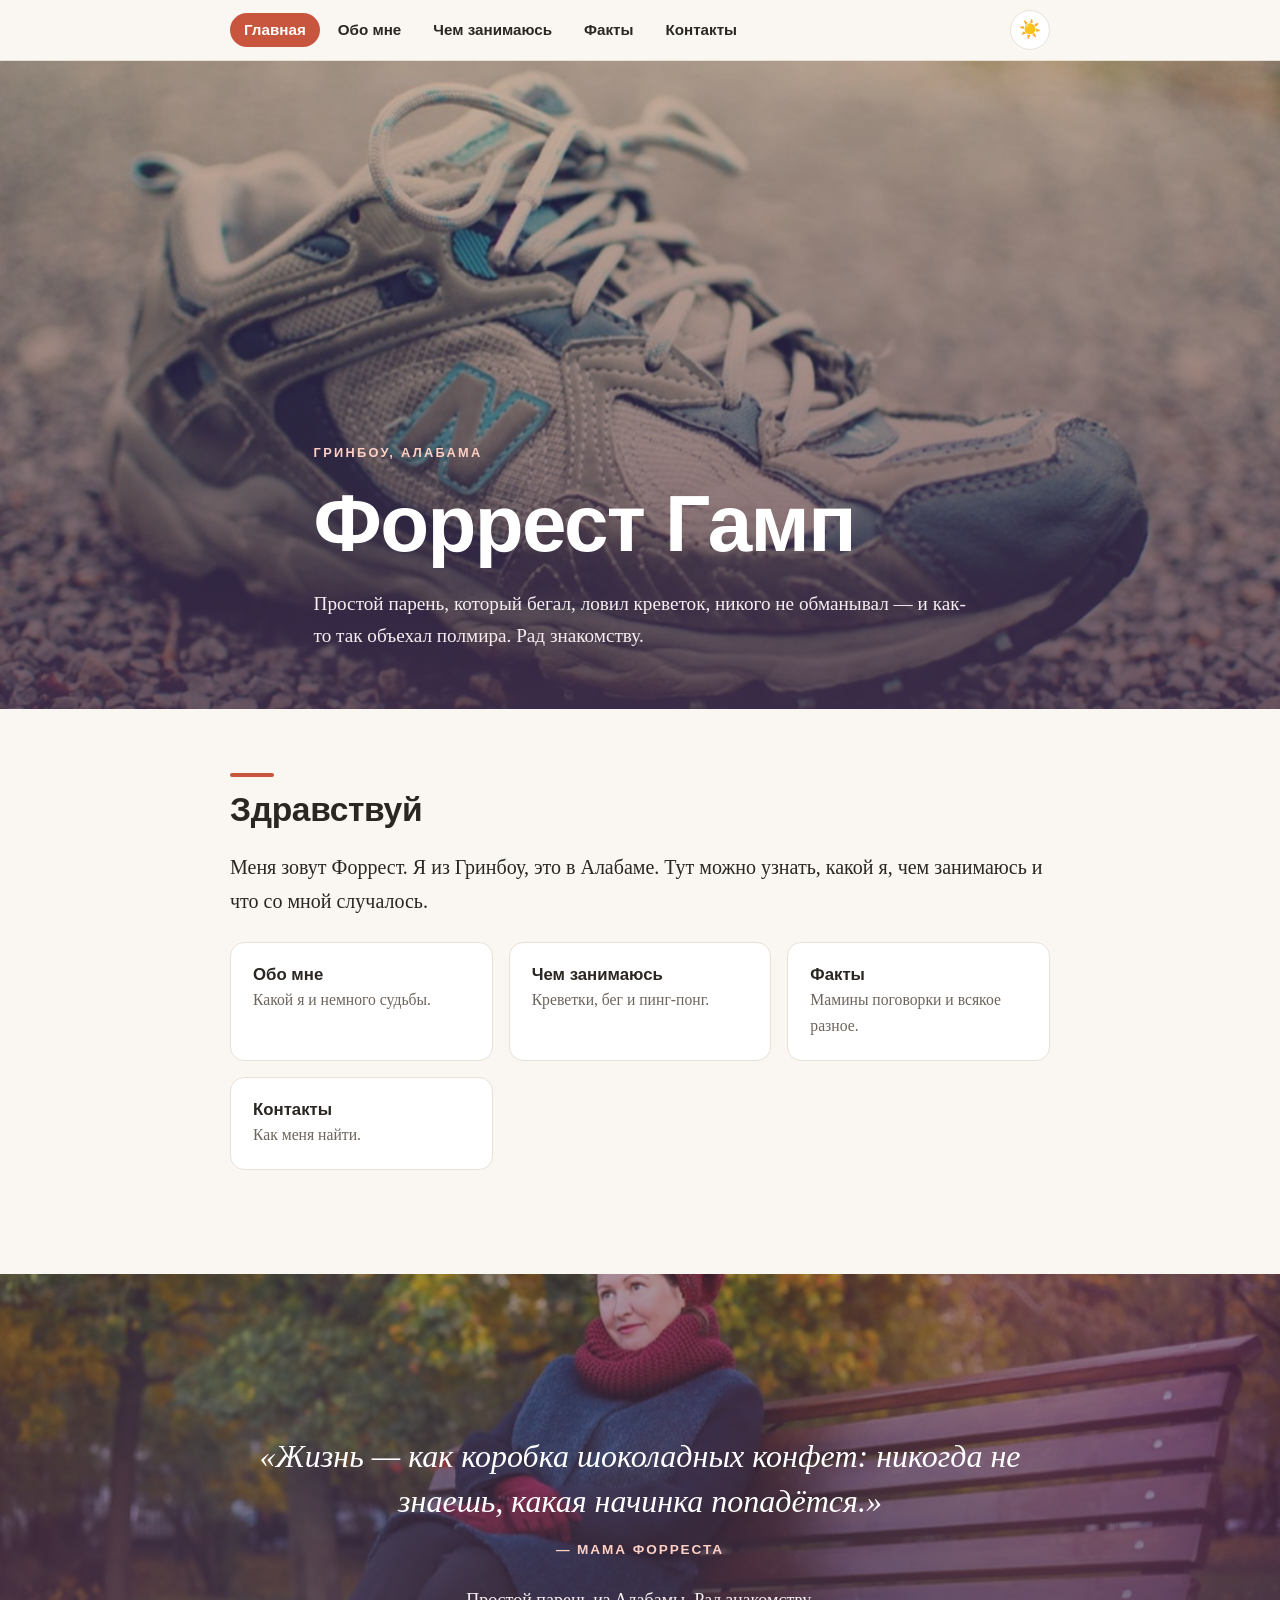
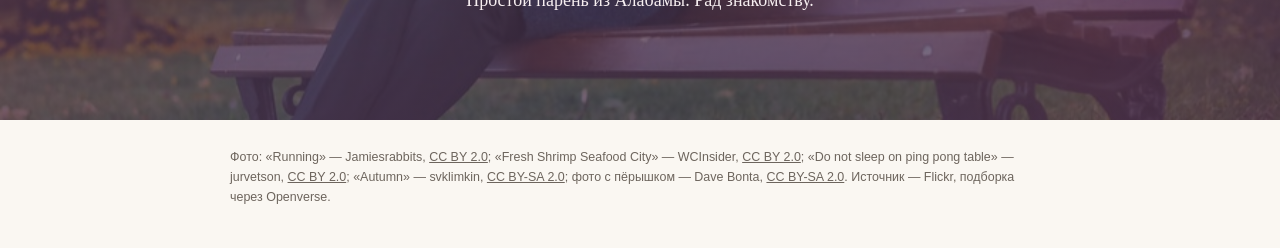
<file: index.html>
<!doctype html>
<html lang="ru">
<head>
<meta charset="utf-8">
<meta name="viewport" content="width=device-width, initial-scale=1">
<title>Форрест Гамп — визитка</title>
<script>
try{var t=localStorage.getItem('theme');if(!t)t=matchMedia('(prefers-color-scheme: dark)').matches?'dark':'light';document.documentElement.setAttribute('data-theme',t)}catch(e){}
</script>
<link rel="stylesheet" href="style.css">
</head>
<body>

<nav class="nav">
  <div class="wrap">
    <ul><li><a href="index.html" aria-current="page">Главная</a></li><li><a href="about.html">Обо мне</a></li><li><a href="work.html">Чем занимаюсь</a></li><li><a href="facts.html">Факты</a></li><li><a href="contacts.html">Контакты</a></li></ul>
    <button class="theme-toggle" type="button" aria-label="Переключить тему"><span class="sun" aria-hidden="true">☀️</span><span class="moon" aria-hidden="true">🌙</span></button>
  </div>
</nav>

<header class="hero">
  <div class="wrap">
    <div class="eyebrow">Гринбоу, Алабама</div>
    <h1>Форрест Гамп</h1>
    <p>Простой парень, который бегал, ловил креветок, никого не обманывал — и как-то так объехал полмира. Рад знакомству.</p>
  </div>
</header>

<main class="wrap">

<section>
  <h2>Здравствуй</h2>
  <p class="lead">Меня зовут Форрест. Я из Гринбоу, это в Алабаме. Тут можно узнать, какой я, чем занимаюсь и что со мной случалось.</p>
  <div class="cards">
    <a class="card contact-card" href="about.html"><div><h3>Обо мне</h3><p>Какой я и немного судьбы.</p></div></a>
    <a class="card contact-card" href="work.html"><div><h3>Чем занимаюсь</h3><p>Креветки, бег и пинг-понг.</p></div></a>
    <a class="card contact-card" href="facts.html"><div><h3>Факты</h3><p>Мамины поговорки и всякое разное.</p></div></a>
    <a class="card contact-card" href="contacts.html"><div><h3>Контакты</h3><p>Как меня найти.</p></div></a>
  </div>
</section>

</main>

<section class="finale">
  <div class="wrap">
    <blockquote>
      «Жизнь — как коробка шоколадных конфет: никогда не знаешь, какая начинка попадётся.»
      <footer>— Мама Форреста</footer>
    </blockquote>
    <p>Простой парень из Алабамы. Рад знакомству.</p>
  </div>
</section>

<footer class="credits">
  Фото:
  «Running» — Jamiesrabbits, <a href="https://creativecommons.org/licenses/by/2.0/">CC BY 2.0</a>;
  «Fresh Shrimp Seafood City» — WCInsider, <a href="https://creativecommons.org/licenses/by/2.0/">CC BY 2.0</a>;
  «Do not sleep on ping pong table» — jurvetson, <a href="https://creativecommons.org/licenses/by/2.0/">CC BY 2.0</a>;
  «Autumn» — svklimkin, <a href="https://creativecommons.org/licenses/by-sa/2.0/">CC BY-SA 2.0</a>;
  фото с пёрышком — Dave Bonta, <a href="https://creativecommons.org/licenses/by-sa/2.0/">CC BY-SA 2.0</a>. Источник — Flickr, подборка через Openverse.
</footer>

<script src="theme.js"></script>
</body>
</html>
</file>
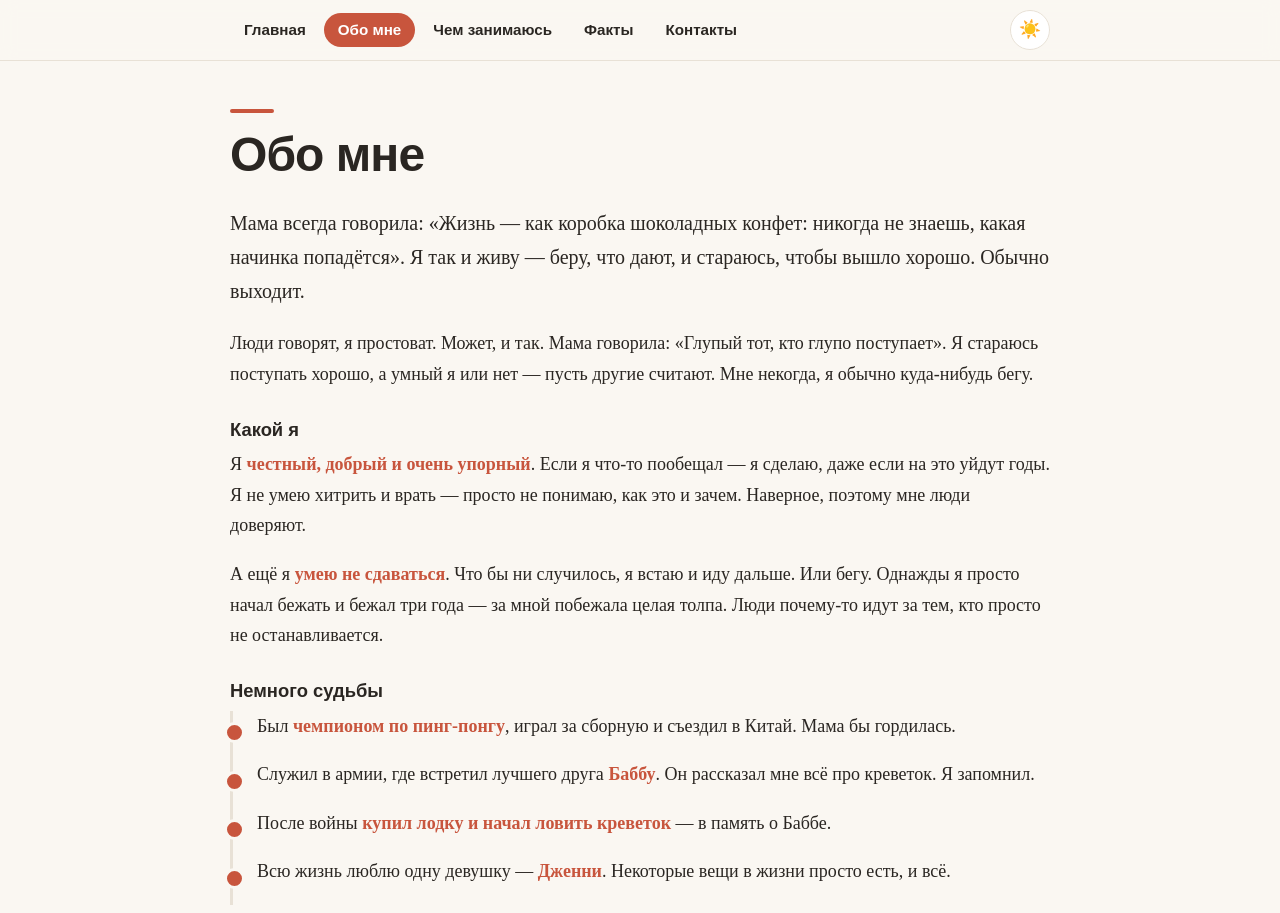
<file: about.html>
<!doctype html>
<html lang="ru">
<head>
<meta charset="utf-8">
<meta name="viewport" content="width=device-width, initial-scale=1">
<title>Обо мне — Форрест Гамп</title>
<script>
try{var t=localStorage.getItem('theme');if(!t)t=matchMedia('(prefers-color-scheme: dark)').matches?'dark':'light';document.documentElement.setAttribute('data-theme',t)}catch(e){}
</script>
<link rel="stylesheet" href="style.css">
</head>
<body>

<nav class="nav">
  <div class="wrap">
    <ul><li><a href="index.html">Главная</a></li><li><a href="about.html" aria-current="page">Обо мне</a></li><li><a href="work.html">Чем занимаюсь</a></li><li><a href="facts.html">Факты</a></li><li><a href="contacts.html">Контакты</a></li></ul>
    <button class="theme-toggle" type="button" aria-label="Переключить тему"><span class="sun" aria-hidden="true">☀️</span><span class="moon" aria-hidden="true">🌙</span></button>
  </div>
</nav>

<main class="wrap">

<div class="page-title"><h1>Обо мне</h1></div>

<section id="about">
  <p class="lead">Мама всегда говорила: «Жизнь — как коробка шоколадных конфет: никогда не знаешь, какая начинка попадётся». Я так и живу — беру, что дают, и стараюсь, чтобы вышло хорошо. Обычно выходит.</p>
  <p>Люди говорят, я простоват. Может, и так. Мама говорила: «Глупый тот, кто глупо поступает». Я стараюсь поступать хорошо, а умный я или нет — пусть другие считают. Мне некогда, я обычно куда-нибудь бегу.</p>

  <h3>Какой я</h3>
  <p>Я <strong>честный, добрый и очень упорный</strong>. Если я что-то пообещал — я сделаю, даже если на это уйдут годы. Я не умею хитрить и врать — просто не понимаю, как это и зачем. Наверное, поэтому мне люди доверяют.</p>
  <p>А ещё я <strong>умею не сдаваться</strong>. Что бы ни случилось, я встаю и иду дальше. Или бегу. Однажды я просто начал бежать и бежал три года — за мной побежала целая толпа. Люди почему-то идут за тем, кто просто не останавливается.</p>

  <h3>Немного судьбы</h3>
  <ul class="timeline">
    <li>Был <strong>чемпионом по пинг-понгу</strong>, играл за сборную и съездил в Китай. Мама бы гордилась.</li>
    <li>Служил в армии, где встретил лучшего друга <strong>Баббу</strong>. Он рассказал мне всё про креветок. Я запомнил.</li>
    <li>После войны <strong>купил лодку и начал ловить креветок</strong> — в память о Баббе.</li>
    <li>Всю жизнь люблю одну девушку — <strong>Дженни</strong>. Некоторые вещи в жизни просто есть, и всё.</li>
  </ul>
</section>

</main>


<script src="theme.js"></script>
</body>
</html>
</file>
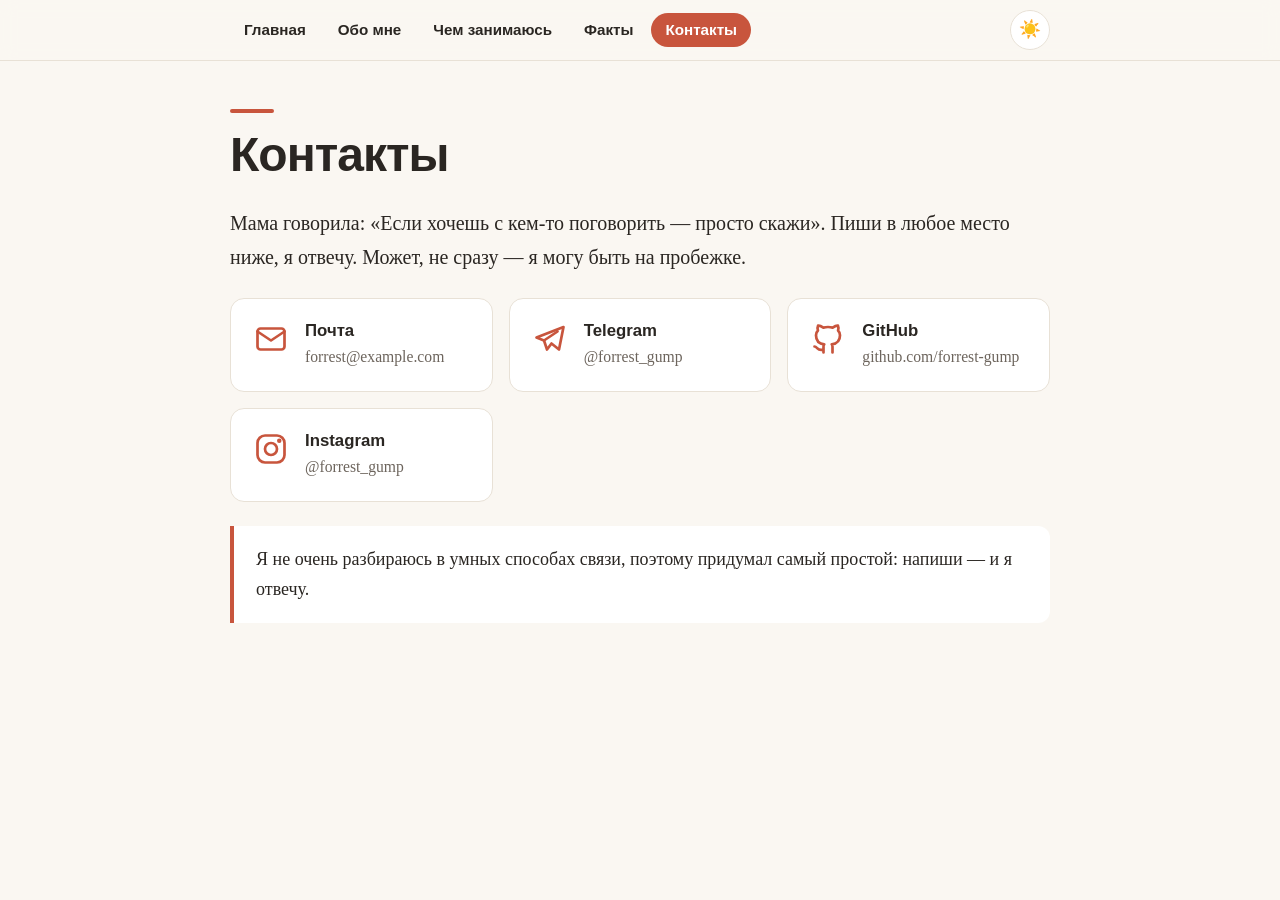
<file: contacts.html>
<!doctype html>
<html lang="ru">
<head>
<meta charset="utf-8">
<meta name="viewport" content="width=device-width, initial-scale=1">
<title>Контакты — Форрест Гамп</title>
<script>
try{var t=localStorage.getItem('theme');if(!t)t=matchMedia('(prefers-color-scheme: dark)').matches?'dark':'light';document.documentElement.setAttribute('data-theme',t)}catch(e){}
</script>
<link rel="stylesheet" href="style.css">
</head>
<body>

<nav class="nav">
  <div class="wrap">
    <ul><li><a href="index.html">Главная</a></li><li><a href="about.html">Обо мне</a></li><li><a href="work.html">Чем занимаюсь</a></li><li><a href="facts.html">Факты</a></li><li><a href="contacts.html" aria-current="page">Контакты</a></li></ul>
    <button class="theme-toggle" type="button" aria-label="Переключить тему"><span class="sun" aria-hidden="true">☀️</span><span class="moon" aria-hidden="true">🌙</span></button>
  </div>
</nav>

<main class="wrap">

<div class="page-title"><h1>Контакты</h1></div>

<section>
  <p class="lead">Мама говорила: «Если хочешь с кем-то поговорить — просто скажи». Пиши в любое место ниже, я отвечу. Может, не сразу — я могу быть на пробежке.</p>
  <div class="cards">
    <a class="card contact-card" href="mailto:forrest@example.com"><svg viewBox="0 0 24 24" fill="none" stroke="currentColor" stroke-width="1.8" stroke-linecap="round" stroke-linejoin="round" aria-hidden="true"><rect x="3" y="5" width="18" height="14" rx="2"/><path d="m3 7 9 6 9-6"/></svg><div><h3>Почта</h3><p>forrest@example.com</p></div></a>
    <a class="card contact-card" href="https://t.me/forrest_gump"><svg viewBox="0 0 24 24" fill="none" stroke="currentColor" stroke-width="1.8" stroke-linecap="round" stroke-linejoin="round" aria-hidden="true"><path d="M21 4 3 11l5 2 2 6 3-4 5 4z"/><path d="m8 13 9-6"/></svg><div><h3>Telegram</h3><p>@forrest_gump</p></div></a>
    <a class="card contact-card" href="https://github.com/forrest-gump"><svg viewBox="0 0 24 24" fill="none" stroke="currentColor" stroke-width="1.8" stroke-linecap="round" stroke-linejoin="round" aria-hidden="true"><path d="M9 19c-4 1.5-4-2-6-2m12 4v-3.5c0-1 .1-1.4-.5-2 2.8-.3 5.5-1.4 5.5-6a4.6 4.6 0 0 0-1.3-3.2 4.2 4.2 0 0 0-.1-3.2s-1.1-.3-3.5 1.3a12 12 0 0 0-6.2 0C6.5 2.8 5.4 3.1 5.4 3.1a4.2 4.2 0 0 0-.1 3.2A4.6 4.6 0 0 0 4 9.5c0 4.6 2.7 5.7 5.5 6-.6.6-.6 1.2-.5 2V21"/></svg><div><h3>GitHub</h3><p>github.com/forrest-gump</p></div></a>
    <a class="card contact-card" href="https://instagram.com/forrest_gump"><svg viewBox="0 0 24 24" fill="none" stroke="currentColor" stroke-width="1.8" stroke-linecap="round" stroke-linejoin="round" aria-hidden="true"><rect x="3" y="3" width="18" height="18" rx="5"/><circle cx="12" cy="12" r="4"/><circle cx="17.5" cy="6.5" r=".6" fill="currentColor"/></svg><div><h3>Instagram</h3><p>@forrest_gump</p></div></a>
  </div>
  <p class="resources">Я не очень разбираюсь в умных способах связи, поэтому придумал самый простой: напиши — и я отвечу.</p>
</section>

</main>


<script src="theme.js"></script>
</body>
</html>
</file>
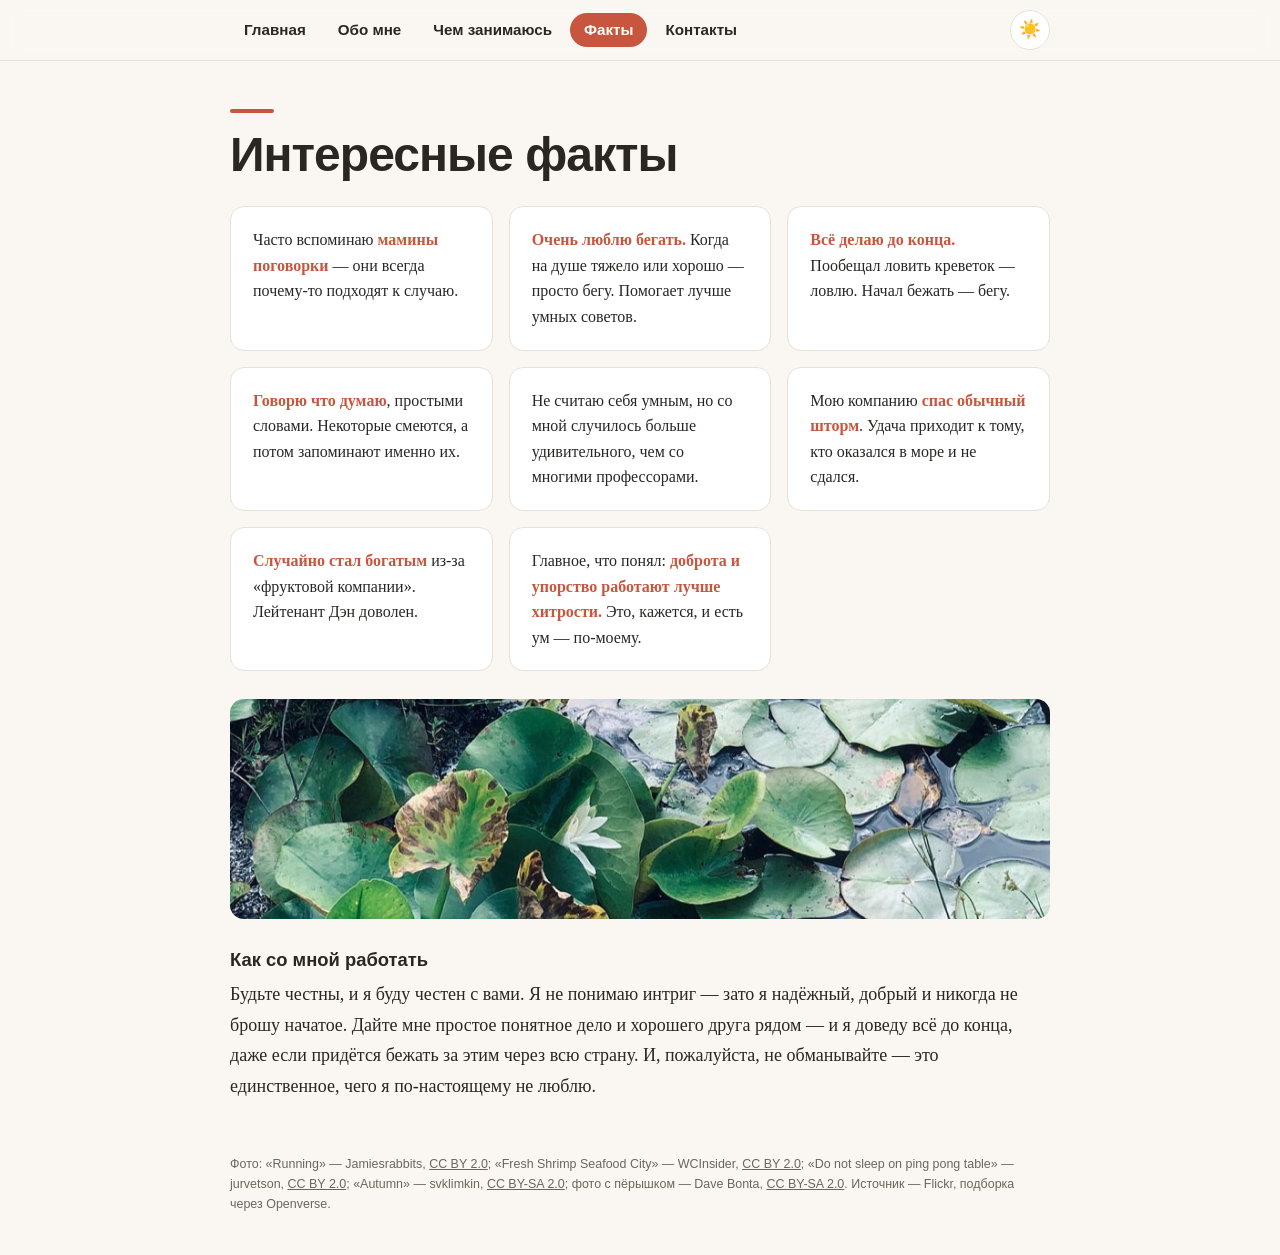
<file: facts.html>
<!doctype html>
<html lang="ru">
<head>
<meta charset="utf-8">
<meta name="viewport" content="width=device-width, initial-scale=1">
<title>Факты — Форрест Гамп</title>
<script>
try{var t=localStorage.getItem('theme');if(!t)t=matchMedia('(prefers-color-scheme: dark)').matches?'dark':'light';document.documentElement.setAttribute('data-theme',t)}catch(e){}
</script>
<link rel="stylesheet" href="style.css">
</head>
<body>

<nav class="nav">
  <div class="wrap">
    <ul><li><a href="index.html">Главная</a></li><li><a href="about.html">Обо мне</a></li><li><a href="work.html">Чем занимаюсь</a></li><li><a href="facts.html" aria-current="page">Факты</a></li><li><a href="contacts.html">Контакты</a></li></ul>
    <button class="theme-toggle" type="button" aria-label="Переключить тему"><span class="sun" aria-hidden="true">☀️</span><span class="moon" aria-hidden="true">🌙</span></button>
  </div>
</nav>

<main class="wrap">

<div class="page-title"><h1>Интересные факты</h1></div>

<section id="facts">
  <ul class="facts">
    <li>Часто вспоминаю <strong>мамины поговорки</strong> — они всегда почему-то подходят к случаю.</li>
    <li><strong>Очень люблю бегать.</strong> Когда на душе тяжело или хорошо — просто бегу. Помогает лучше умных советов.</li>
    <li><strong>Всё делаю до конца.</strong> Пообещал ловить креветок — ловлю. Начал бежать — бегу.</li>
    <li><strong>Говорю что думаю</strong>, простыми словами. Некоторые смеются, а потом запоминают именно их.</li>
    <li>Не считаю себя умным, но со мной случилось больше удивительного, чем со многими профессорами.</li>
    <li>Мою компанию <strong>спас обычный шторм</strong>. Удача приходит к тому, кто оказался в море и не сдался.</li>
    <li><strong>Случайно стал богатым</strong> из-за «фруктовой компании». Лейтенант Дэн доволен.</li>
    <li>Главное, что понял: <strong>доброта и упорство работают лучше хитрости.</strong> Это, кажется, и есть ум — по-моему.</li>
  </ul>

  <div class="accent-img"><img src="images/feather.jpg" alt="Пёрышко, плывущее вниз в лесу" loading="lazy"></div>

  <h3>Как со мной работать</h3>
  <p>Будьте честны, и я буду честен с вами. Я не понимаю интриг — зато я надёжный, добрый и никогда не брошу начатое. Дайте мне простое понятное дело и хорошего друга рядом — и я доведу всё до конца, даже если придётся бежать за этим через всю страну. И, пожалуйста, не обманывайте — это единственное, чего я по-настоящему не люблю.</p>
</section>

</main>

<footer class="credits">
  Фото:
  «Running» — Jamiesrabbits, <a href="https://creativecommons.org/licenses/by/2.0/">CC BY 2.0</a>;
  «Fresh Shrimp Seafood City» — WCInsider, <a href="https://creativecommons.org/licenses/by/2.0/">CC BY 2.0</a>;
  «Do not sleep on ping pong table» — jurvetson, <a href="https://creativecommons.org/licenses/by/2.0/">CC BY 2.0</a>;
  «Autumn» — svklimkin, <a href="https://creativecommons.org/licenses/by-sa/2.0/">CC BY-SA 2.0</a>;
  фото с пёрышком — Dave Bonta, <a href="https://creativecommons.org/licenses/by-sa/2.0/">CC BY-SA 2.0</a>. Источник — Flickr, подборка через Openverse.
</footer>

<script src="theme.js"></script>
</body>
</html>
</file>
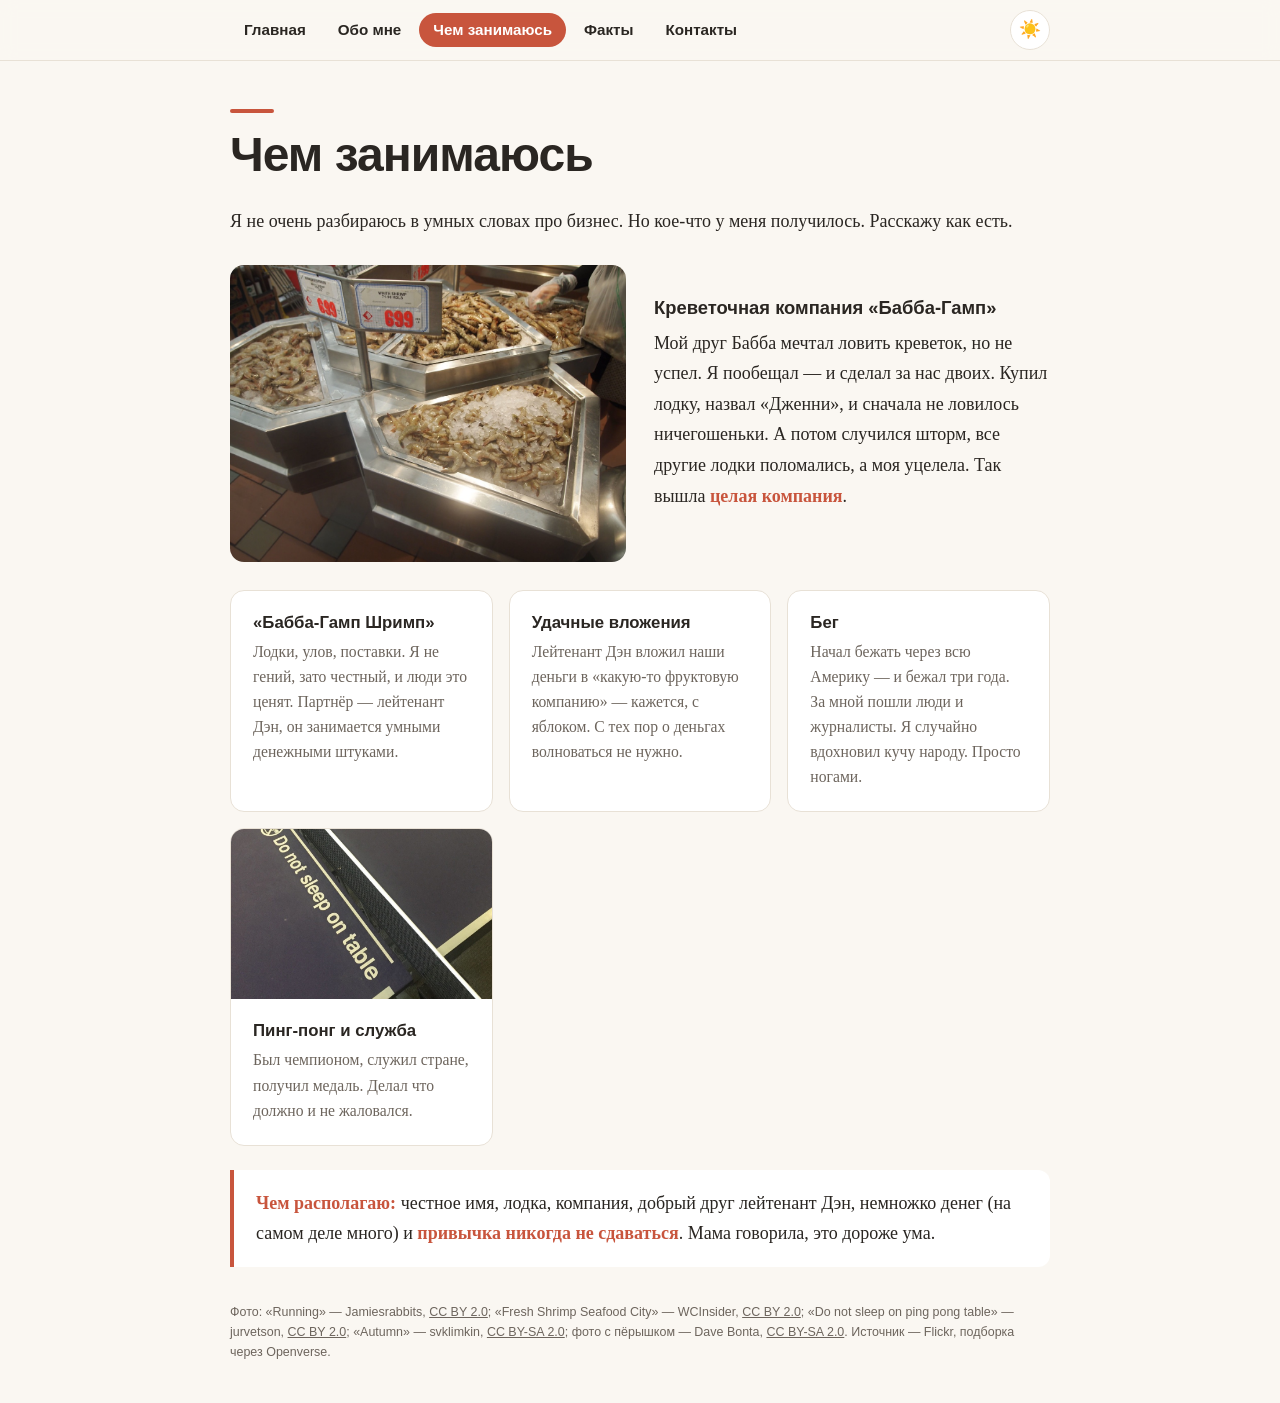
<file: work.html>
<!doctype html>
<html lang="ru">
<head>
<meta charset="utf-8">
<meta name="viewport" content="width=device-width, initial-scale=1">
<title>Чем занимаюсь — Форрест Гамп</title>
<script>
try{var t=localStorage.getItem('theme');if(!t)t=matchMedia('(prefers-color-scheme: dark)').matches?'dark':'light';document.documentElement.setAttribute('data-theme',t)}catch(e){}
</script>
<link rel="stylesheet" href="style.css">
</head>
<body>

<nav class="nav">
  <div class="wrap">
    <ul><li><a href="index.html">Главная</a></li><li><a href="about.html">Обо мне</a></li><li><a href="work.html" aria-current="page">Чем занимаюсь</a></li><li><a href="facts.html">Факты</a></li><li><a href="contacts.html">Контакты</a></li></ul>
    <button class="theme-toggle" type="button" aria-label="Переключить тему"><span class="sun" aria-hidden="true">☀️</span><span class="moon" aria-hidden="true">🌙</span></button>
  </div>
</nav>

<main class="wrap">

<div class="page-title"><h1>Чем занимаюсь</h1></div>

<section id="work">
  <p>Я не очень разбираюсь в умных словах про бизнес. Но кое-что у меня получилось. Расскажу как есть.</p>

  <div class="feature">
    <img src="images/shrimp.jpg" alt="Свежие креветки" loading="lazy">
    <div>
      <h3 style="margin-top:0">Креветочная компания «Бабба-Гамп»</h3>
      <p>Мой друг Бабба мечтал ловить креветок, но не успел. Я пообещал — и сделал за нас двоих. Купил лодку, назвал «Дженни», и сначала не ловилось ничегошеньки. А потом случился шторм, все другие лодки поломались, а моя уцелела. Так вышла <strong>целая компания</strong>.</p>
    </div>
  </div>

  <div class="cards">
    <div class="card"><h3>«Бабба-Гамп Шримп»</h3><p>Лодки, улов, поставки. Я не гений, зато честный, и люди это ценят. Партнёр — лейтенант Дэн, он занимается умными денежными штуками.</p></div>
    <div class="card"><h3>Удачные вложения</h3><p>Лейтенант Дэн вложил наши деньги в «какую-то фруктовую компанию» — кажется, с яблоком. С тех пор о деньгах волноваться не нужно.</p></div>
    <div class="card"><h3>Бег</h3><p>Начал бежать через всю Америку — и бежал три года. За мной пошли люди и журналисты. Я случайно вдохновил кучу народу. Просто ногами.</p></div>
    <div class="card photo">
      <img src="images/pingpong.jpg" alt="Стол для пинг-понга" loading="lazy">
      <div><h3>Пинг-понг и служба</h3><p>Был чемпионом, служил стране, получил медаль. Делал что должно и не жаловался.</p></div>
    </div>
  </div>

  <div class="resources"><strong>Чем располагаю:</strong> честное имя, лодка, компания, добрый друг лейтенант Дэн, немножко денег (на самом деле много) и <strong>привычка никогда не сдаваться</strong>. Мама говорила, это дороже ума.</div>
</section>

</main>

<footer class="credits">
  Фото:
  «Running» — Jamiesrabbits, <a href="https://creativecommons.org/licenses/by/2.0/">CC BY 2.0</a>;
  «Fresh Shrimp Seafood City» — WCInsider, <a href="https://creativecommons.org/licenses/by/2.0/">CC BY 2.0</a>;
  «Do not sleep on ping pong table» — jurvetson, <a href="https://creativecommons.org/licenses/by/2.0/">CC BY 2.0</a>;
  «Autumn» — svklimkin, <a href="https://creativecommons.org/licenses/by-sa/2.0/">CC BY-SA 2.0</a>;
  фото с пёрышком — Dave Bonta, <a href="https://creativecommons.org/licenses/by-sa/2.0/">CC BY-SA 2.0</a>. Источник — Flickr, подборка через Openverse.
</footer>

<script src="theme.js"></script>
</body>
</html>
</file>
<file: style.css>
:root{
  --bg:#faf7f2; --ink:#2a2622; --muted:#6d655d; --card:#fff; --line:#e8e1d6;
  --accent:#c8553d; --nav-bg:rgba(250,247,242,.88);
  --hero-from:rgba(74,52,78,.78); --hero-mid:rgba(74,52,78,.48); --hero-to:rgba(74,52,78,.3);
}
:root[data-theme="dark"]{
  --bg:#2e2a3a; --ink:#efe8e0; --muted:#b9b0c2; --card:#3a3547; --line:#4b4559;
  --accent:#f0907a; --nav-bg:rgba(46,42,58,.88);
  --hero-from:rgba(46,36,62,.78); --hero-mid:rgba(46,36,62,.5); --hero-to:rgba(46,36,62,.32);
}
*{box-sizing:border-box}
html{scroll-behavior:smooth}
body{margin:0;background:var(--bg);color:var(--ink);font:18px/1.7 Georgia,"Iowan Old Style","Times New Roman",serif;-webkit-font-smoothing:antialiased;transition:background .25s,color .25s}
img{display:block;max-width:100%}
a{color:var(--accent)}
.wrap{max-width:860px;margin:0 auto;padding:0 20px}
h1,h2,h3{font-family:-apple-system,"Segoe UI",Helvetica,Arial,sans-serif;line-height:1.15;margin:0}
h2{font-size:clamp(1.6rem,4vw,2.1rem);letter-spacing:-.01em;margin-bottom:.6em}
h2::before{content:"";display:block;width:44px;height:4px;background:var(--accent);border-radius:2px;margin-bottom:14px}
h3{font-size:1.15rem;margin:1.6em 0 .5em}
p{margin:0 0 1em}
strong{color:var(--accent);font-weight:700}
section{padding:64px 0 8px}

/* nav */
.nav{position:sticky;top:0;z-index:10;background:var(--nav-bg);backdrop-filter:blur(8px);-webkit-backdrop-filter:blur(8px);border-bottom:1px solid var(--line);font:600 .95rem/1 -apple-system,"Segoe UI",sans-serif}
.nav .wrap{display:flex;align-items:center;gap:8px;padding-top:10px;padding-bottom:10px}
.nav ul{display:flex;gap:4px;list-style:none;margin:0;padding:0;flex:1;overflow-x:auto;scrollbar-width:none}
.nav ul::-webkit-scrollbar{display:none}
.nav a{display:block;padding:9px 14px;border-radius:999px;color:var(--ink);text-decoration:none;white-space:nowrap}
.nav a:hover{background:var(--line)}
.nav a[aria-current="page"]{background:var(--accent);color:#fff}
.theme-toggle{flex:none;width:40px;height:40px;border-radius:50%;border:1px solid var(--line);background:var(--card);color:var(--ink);cursor:pointer;font-size:1.1rem;line-height:1}
.theme-toggle:hover{border-color:var(--accent)}
.theme-toggle .moon{display:none}
:root[data-theme="dark"] .theme-toggle .sun{display:none}
:root[data-theme="dark"] .theme-toggle .moon{display:inline}

/* page title (inner pages) */
.page-title{padding-top:48px}
.page-title h1{font-size:clamp(2rem,6vw,3rem);letter-spacing:-.02em}
.page-title h1::before{content:"";display:block;width:44px;height:4px;background:var(--accent);border-radius:2px;margin-bottom:14px}
.page-title + section{padding-top:24px}

/* hero */
.hero{position:relative;min-height:72vh;display:flex;align-items:flex-end;color:#fff;
  background:linear-gradient(to top,var(--hero-from) 0%,var(--hero-mid) 55%,var(--hero-to) 100%),url(images/running.jpg) center/cover no-repeat}
.hero .wrap{padding-top:120px;padding-bottom:56px}
.eyebrow{font:600 .8rem/1 -apple-system,"Segoe UI",sans-serif;letter-spacing:.18em;text-transform:uppercase;color:#ffd0c3;margin-bottom:18px}
.hero h1{font-size:clamp(2.6rem,9vw,5rem);letter-spacing:-.02em}
.hero p{max-width:34em;font-size:1.2rem;margin:18px 0 0;color:#f6eef0}

/* about */
.lead{font-size:1.25rem}
.timeline{list-style:none;margin:0;padding:0;border-left:3px solid var(--line)}
.timeline li{position:relative;padding:0 0 18px 24px}
.timeline li::before{content:"";position:absolute;left:-9px;top:.65em;width:15px;height:15px;border-radius:50%;background:var(--accent);border:3px solid var(--bg)}

/* work */
.feature{display:grid;grid-template-columns:1fr 1fr;gap:28px;align-items:center;margin:28px 0}
.feature img{width:100%;height:100%;min-height:260px;object-fit:cover;border-radius:14px}
.cards{display:grid;grid-template-columns:repeat(auto-fit,minmax(240px,1fr));gap:16px;margin:24px 0}
.card{background:var(--card);border:1px solid var(--line);border-radius:14px;padding:22px}
.card h3{margin:0 0 .4em;font-size:1.05rem}
.card p{margin:0;font-size:.98rem;color:var(--muted);line-height:1.6}
.card.photo{padding:0;overflow:hidden;display:flex;flex-direction:column}
.card.photo img{width:100%;height:170px;object-fit:cover}
.card.photo div{padding:22px}
.resources{background:var(--card);border-left:4px solid var(--accent);border-radius:0 12px 12px 0;padding:18px 22px;margin-top:24px}

/* facts */
.facts{display:grid;grid-template-columns:repeat(auto-fit,minmax(250px,1fr));gap:16px;list-style:none;padding:0;margin:0 0 24px}
.facts li{background:var(--card);border:1px solid var(--line);border-radius:14px;padding:20px 22px;font-size:1rem;line-height:1.6}
.accent-img{position:relative;margin:28px 0}
.accent-img img{width:100%;height:220px;object-fit:cover;border-radius:14px}

/* contacts */
.contact-card{display:flex;gap:16px;align-items:flex-start;text-decoration:none;color:var(--ink);transition:transform .15s,border-color .15s}
.contact-card:hover{transform:translateY(-3px);border-color:var(--accent)}
.contact-card svg{flex:none;width:36px;height:36px;color:var(--accent)}
.contact-card h3{margin:0 0 .2em}
.contact-card p{word-break:break-word}

/* finale */
.finale{position:relative;margin-top:72px;color:#fff;text-align:center;
  background:linear-gradient(var(--hero-mid),var(--hero-from)),url(images/bench.jpg) center/cover no-repeat}
.finale .wrap{padding-top:96px;padding-bottom:96px}
blockquote{margin:0 auto;max-width:28em;font-size:clamp(1.4rem,4vw,2rem);line-height:1.4;font-style:italic}
blockquote footer{margin-top:18px;font:600 .85rem -apple-system,"Segoe UI",sans-serif;letter-spacing:.14em;text-transform:uppercase;color:#ffd0c3;font-style:normal}
.finale p{margin:28px auto 0;max-width:30em;color:#f6eef0}

footer.credits{font:.78rem/1.6 -apple-system,"Segoe UI",sans-serif;color:var(--muted);padding:28px 20px 40px;max-width:860px;margin:0 auto}
footer.credits a{color:inherit}
main{min-height:40vh}

@media(max-width:640px){
  body{font-size:17px}
  section{padding-top:48px}
  .feature{grid-template-columns:1fr}
  .feature img{min-height:200px;height:220px}
  .hero{min-height:64vh}
  .nav a{padding:9px 11px}
}
</file>
